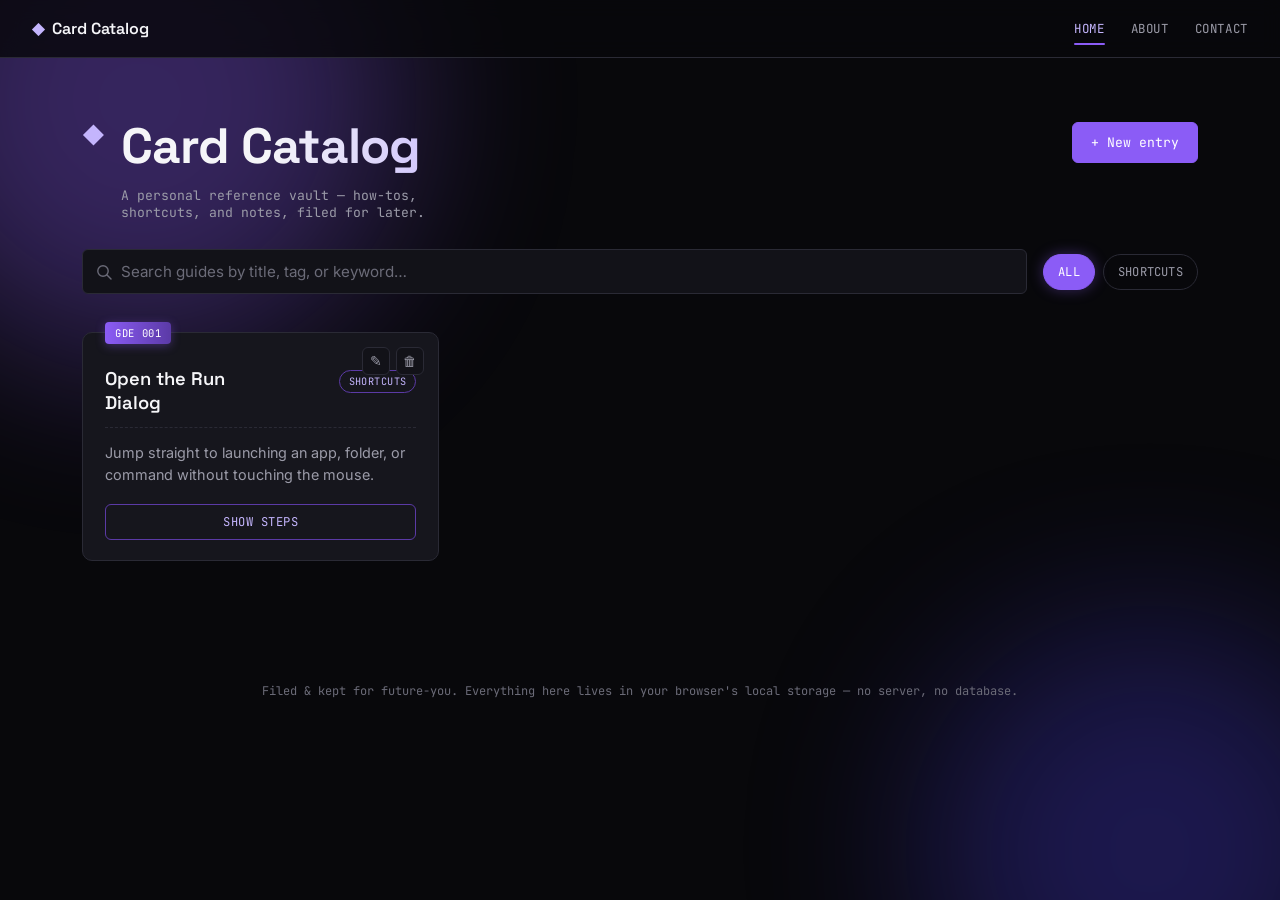
<file: index.html>
<!DOCTYPE html>
<html lang="en">
<head>
<meta charset="UTF-8">
<meta name="viewport" content="width=device-width, initial-scale=1.0">
<title>Card Catalog — Personal Reference Vault</title>

<link rel="preconnect" href="https://fonts.googleapis.com">
<link rel="preconnect" href="https://fonts.gstatic.com" crossorigin>
<link href="https://fonts.googleapis.com/css2?family=Space+Grotesk:wght@500;600;700&family=Inter:wght@400;500;600&family=JetBrains+Mono:wght@400;500;600&display=swap" rel="stylesheet">

<link rel="stylesheet" href="styles.css">
</head>
<body>

<div class="bg-blob blob-a" aria-hidden="true"></div>
<div class="bg-blob blob-b" aria-hidden="true"></div>

<nav class="site-nav" aria-label="Primary">
  <a href="index.html" class="nav-brand">
    <span class="brand-mark" aria-hidden="true">&#9670;</span> Card Catalog
  </a>
  <div class="nav-links">
    <a href="index.html" class="nav-link active">Home</a>
    <a href="about.html" class="nav-link">About</a>
    <a href="contact.html" class="nav-link">Contact</a>
  </div>
</nav>

<header class="site-header">
  <div class="brand">
    <span class="brand-mark" aria-hidden="true">&#9670;</span>
    <div>
      <h1>Card Catalog</h1>
      <p class="tagline">A personal reference vault — how-tos, shortcuts, and notes, filed for later.</p>
    </div>
  </div>

  <div class="header-actions">
    <button class="btn btn-primary" id="addBtn" type="button">+ New entry</button>
  </div>
</header>

<div class="toolbar">
  <div class="search-wrap">
    <svg class="search-icon" width="16" height="16" viewBox="0 0 16 16" fill="none" aria-hidden="true">
      <circle cx="7" cy="7" r="5.2" stroke="currentColor" stroke-width="1.4"/>
      <line x1="11" y1="11" x2="15" y2="15" stroke="currentColor" stroke-width="1.4" stroke-linecap="round"/>
    </svg>
    <input type="search" id="searchInput" placeholder="Search guides by title, tag, or keyword…" aria-label="Search guides">
  </div>

  <div class="filters" id="filterButtons" role="group" aria-label="Filter by category">
    <!-- filter buttons are generated by script.js -->
  </div>
</div>

<main class="card-grid" id="cardGrid">
  <!-- cards are generated by script.js from stored data -->
</main>

<p class="empty-state" id="emptyState" hidden>No entries match your search. Try a different keyword or filter.</p>

<!-- ADD / EDIT MODAL-->
<div class="modal-overlay" id="editorOverlay" hidden>
  <div class="modal-panel modal-large" role="dialog" aria-modal="true" aria-labelledby="editorTitle">
    <div class="modal-head">
      <h2 id="editorTitle">New entry</h2>
      <button class="close-btn" id="closeEditorBtn" type="button" aria-label="Close">&times;</button>
    </div>

    <form id="editorForm">
      <input type="hidden" id="editId">

      <label class="field-label" for="editTitle">Title</label>
      <input type="text" id="editTitle" class="text-input" placeholder="e.g. Open the Run Dialog" required>

      <div class="field-row">
        <div class="field-col">
          <label class="field-label" for="editCategory">Category</label>
          <input type="text" id="editCategory" class="text-input" list="categoryList" placeholder="e.g. shortcuts" required>
          <datalist id="categoryList"></datalist>
        </div>
        <div class="field-col">
          <label class="field-label" for="editTags">Tags (comma separated)</label>
          <input type="text" id="editTags" class="text-input" placeholder="windows, run, keyboard">
        </div>
      </div>

      <label class="field-label" for="editSummary">Summary</label>
      <textarea id="editSummary" class="text-input" rows="2" placeholder="One sentence describing what this guide helps you do." required></textarea>

      <label class="field-label">Steps</label>
      <div id="stepsEditor" class="steps-editor"></div>
      <button type="button" class="btn btn-outline btn-small" id="addStepBtn">+ Add step</button>

      <label class="field-label" for="editNote">Note (optional)</label>
      <textarea id="editNote" class="text-input" rows="2" placeholder="Optional extra tip or note."></textarea>

      <div class="form-actions">
        <button type="button" class="btn btn-ghost" id="cancelEditorBtn">Cancel</button>
        <button type="submit" class="btn btn-primary">Save entry</button>
      </div>
    </form>
  </div>
</div>

<div class="toast" id="toast" hidden></div>

<footer class="site-footer">
  <p>Filed &amp; kept for future-you. Everything here lives in your browser's local storage — no server, no database.</p>
</footer>

<script src="script.js"></script>
</body>
</html>
</file>
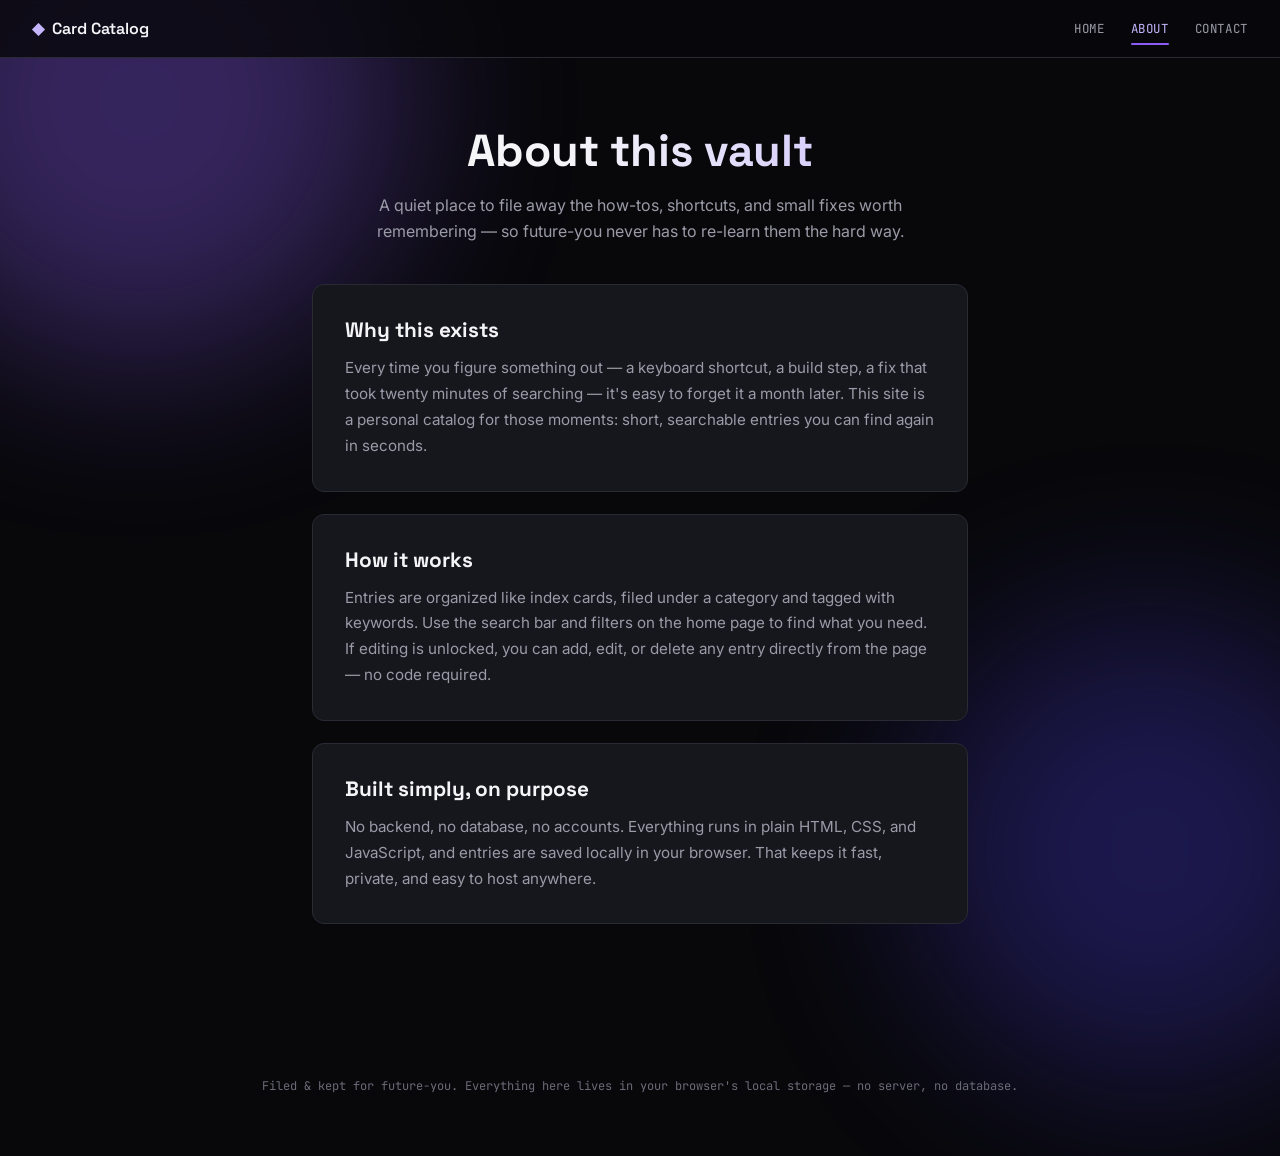
<file: about.html>
<!DOCTYPE html>
<html lang="en">
<head>
<meta charset="UTF-8">
<meta name="viewport" content="width=device-width, initial-scale=1.0">
<title>About — Card Catalog</title>

<link rel="preconnect" href="https://fonts.googleapis.com">
<link rel="preconnect" href="https://fonts.gstatic.com" crossorigin>
<link href="https://fonts.googleapis.com/css2?family=Space+Grotesk:wght@500;600;700&family=Inter:wght@400;500;600&family=JetBrains+Mono:wght@400;500;600&display=swap" rel="stylesheet">

<link rel="stylesheet" href="styles.css">
</head>
<body>

<div class="bg-blob blob-a" aria-hidden="true"></div>
<div class="bg-blob blob-b" aria-hidden="true"></div>

<nav class="site-nav" aria-label="Primary">
  <a href="index.html" class="nav-brand">
    <span class="brand-mark" aria-hidden="true">&#9670;</span> Card Catalog
  </a>
  <div class="nav-links">
    <a href="index.html" class="nav-link">Home</a>
    <a href="about.html" class="nav-link active">About</a>
    <a href="contact.html" class="nav-link">Contact</a>
  </div>
</nav>

<section class="page-hero">
  <h1>About this vault</h1>
  <p>A quiet place to file away the how-tos, shortcuts, and small fixes worth remembering — so future-you never has to re-learn them the hard way.</p>
</section>

<section class="page-content">

  <!-- Edit the text below to make this page your own -->
  <article class="content-card">
    <h2>Why this exists</h2>
    <p>Every time you figure something out — a keyboard shortcut, a build step, a fix that took twenty minutes of searching — it's easy to forget it a month later. This site is a personal catalog for those moments: short, searchable entries you can find again in seconds.</p>
  </article>

  <article class="content-card">
    <h2>How it works</h2>
    <p>Entries are organized like index cards, filed under a category and tagged with keywords. Use the search bar and filters on the home page to find what you need. If editing is unlocked, you can add, edit, or delete any entry directly from the page — no code required.</p>
  </article>

  <article class="content-card">
    <h2>Built simply, on purpose</h2>
    <p>No backend, no database, no accounts. Everything runs in plain HTML, CSS, and JavaScript, and entries are saved locally in your browser. That keeps it fast, private, and easy to host anywhere.</p>
  </article>

</section>

<footer class="site-footer">
  <p>Filed &amp; kept for future-you. Everything here lives in your browser's local storage — no server, no database.</p>
</footer>

</body>
</html>
</file>
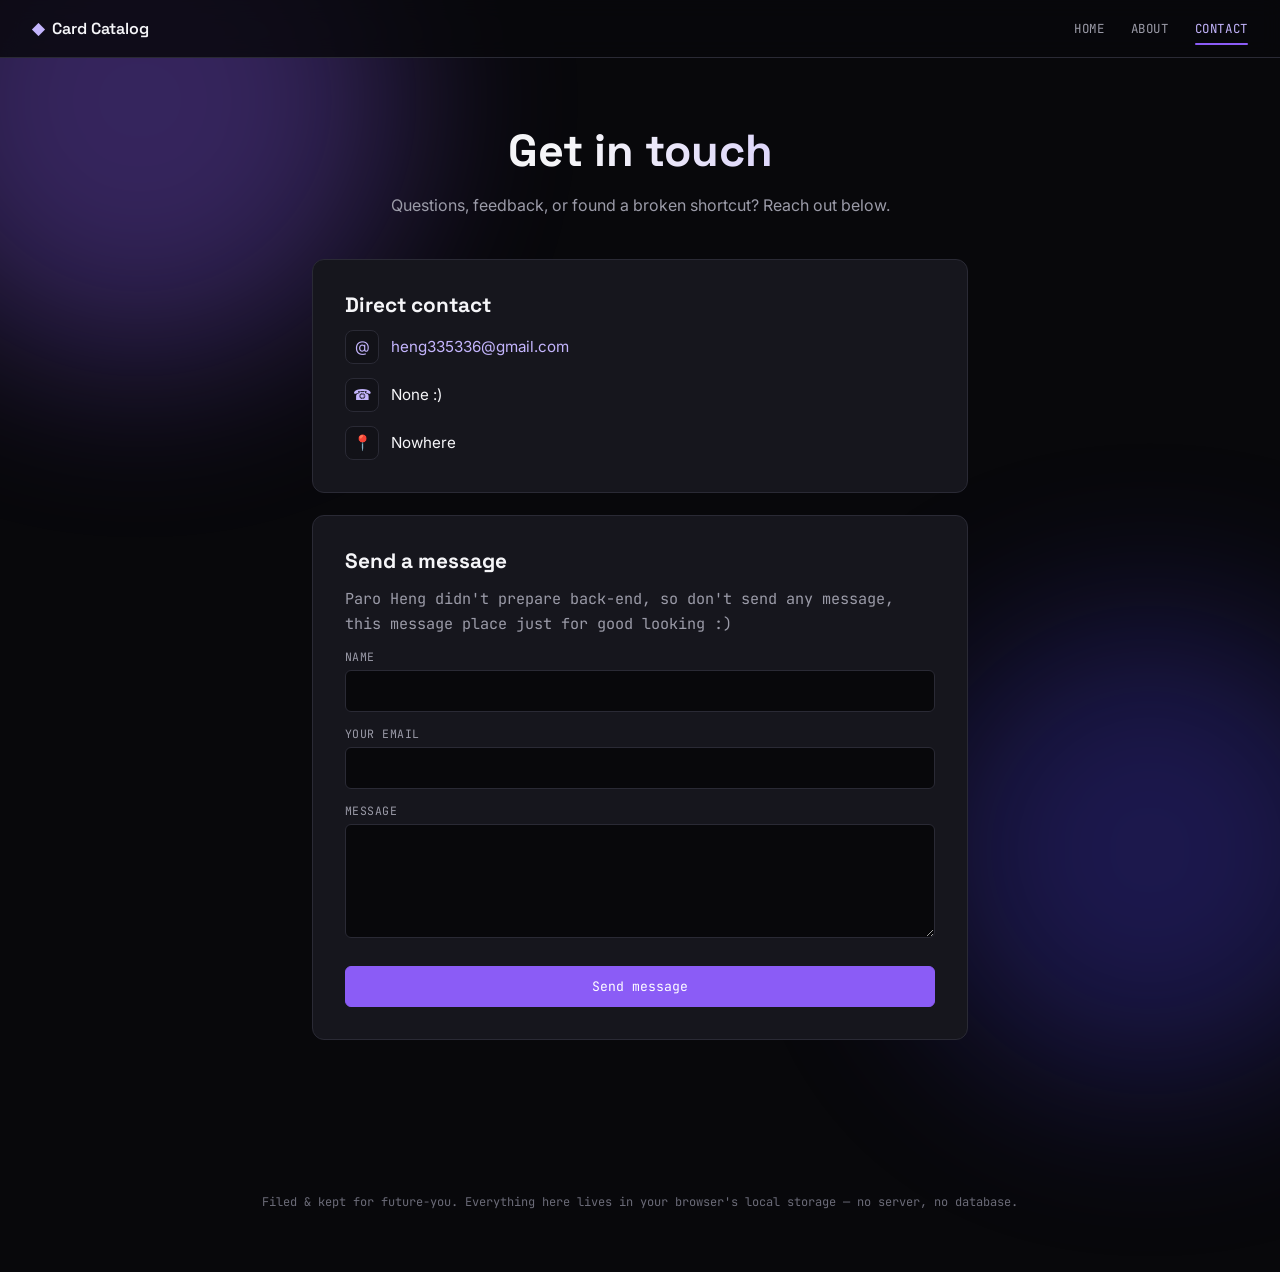
<file: contact.html>
<!DOCTYPE html>
<html lang="en">
<head>
<meta charset="UTF-8">
<meta name="viewport" content="width=device-width, initial-scale=1.0">
<title>Contact — Card Catalog</title>

<link rel="preconnect" href="https://fonts.googleapis.com">
<link rel="preconnect" href="https://fonts.gstatic.com" crossorigin>
<link href="https://fonts.googleapis.com/css2?family=Space+Grotesk:wght@500;600;700&family=Inter:wght@400;500;600&family=JetBrains+Mono:wght@400;500;600&display=swap" rel="stylesheet">

<link rel="stylesheet" href="styles.css">
</head>
<body>

<div class="bg-blob blob-a" aria-hidden="true"></div>
<div class="bg-blob blob-b" aria-hidden="true"></div>

<nav class="site-nav" aria-label="Primary">
  <a href="index.html" class="nav-brand">
    <span class="brand-mark" aria-hidden="true">&#9670;</span> Card Catalog
  </a>
  <div class="nav-links">
    <a href="index.html" class="nav-link">Home</a>
    <a href="about.html" class="nav-link">About</a>
    <a href="contact.html" class="nav-link active">Contact</a>
  </div>
</nav>

<section class="page-hero">
  <h1>Get in touch</h1>
  <p>Questions, feedback, or found a broken shortcut? Reach out below.</p>
</section>

<section class="page-content">

  <article class="content-card">
    <h2>Direct contact</h2>
    <!-- Replace with your real details -->
    <ul class="contact-list">
      <li><span class="contact-icon">@</span> <a href="mailto:you@example.com">heng335336@gmail.com</a></li>
      <li><span class="contact-icon">&#9742;</span> None :)</li>
      <li><span class="contact-icon">&#128205;</span> Nowhere</li>
    </ul>
  </article>

  <article class="content-card">
    <h2>Send a message</h2>
    <p class="form-note">
      Paro Heng didn't prepare back-end, so don't send any message, this message place just for good looking :)
    </p>

    <form class="contact-form" action="mailto:you@example.com" method="post" enctype="text/plain">
      <label class="field-label" for="contactName">Name</label>
      <input type="text" id="contactName" name="Name" class="text-input" required>

      <label class="field-label" for="contactEmail">Your email</label>
      <input type="email" id="contactEmail" name="Email" class="text-input" required>

      <label class="field-label" for="contactMessage">Message</label>
      <textarea id="contactMessage" name="Message" class="text-input" rows="5" required></textarea>

      <button type="submit" class="btn btn-primary btn-block">Send message</button>
    </form>
  </article>

</section>

<footer class="site-footer">
  <p>Filed &amp; kept for future-you. Everything here lives in your browser's local storage — no server, no database.</p>
</footer>

</body>
</html>
</file>
<file: styles.css>
/* card */
:root {
  --bg: #08080B;
  --bg-elevated: #121218;
  --card-bg: #16161D;
  --card-bg-hover: #1B1B24;
  --border: #2A2A35;
  --border-hover: #4C3B7A;

  --purple: #8B5CF6;
  --purple-light: #C4B5FD;
  --purple-dark: #5B3AA6;
  --purple-glow: rgba(139, 92, 246, 0.35);

  --white: #F5F5F8;
  --muted: #9B9BA8;
  --muted-2: #6B6B78;
  --danger: #F0567A;

  --font-display: "Space Grotesk", sans-serif;
  --font-body: "Inter", sans-serif;
  --font-mono: "JetBrains Mono", monospace;

  --ease: cubic-bezier(0.22, 1, 0.36, 1);
}

* { box-sizing: border-box; }
html { scroll-behavior: smooth; }

@media (prefers-reduced-motion: reduce) {
  html { scroll-behavior: auto; }
  * { animation-duration: 0.001ms !important; transition-duration: 0.001ms !important; }
}

body {
  margin: 0;
  background: var(--bg);
  color: var(--white);
  font-family: var(--font-body);
  min-height: 100vh;
  position: relative;
  overflow-x: hidden;
}

:focus-visible { outline: 2px solid var(--purple-light); outline-offset: 2px; }

/* Ambient background blobs */
.bg-blob {
  position: fixed;
  border-radius: 50%;
  filter: blur(90px);
  z-index: 0;
  pointer-events: none;
  opacity: 0.35;
}
.blob-a {
  width: 520px; height: 520px;
  background: var(--purple);
  top: -160px; left: -120px;
  animation: drift-a 22s ease-in-out infinite alternate;
}
.blob-b {
  width: 460px; height: 460px;
  background: #4338CA;
  bottom: -180px; right: -100px;
  animation: drift-b 26s ease-in-out infinite alternate;
}
@keyframes drift-a {
  from { transform: translate(0, 0) scale(1); }
  to { transform: translate(60px, 40px) scale(1.1); }
}
@keyframes drift-b {
  from { transform: translate(0, 0) scale(1); }
  to { transform: translate(-50px, -30px) scale(1.15); }
}

/*
   Nav
 */
.site-nav {
  position: sticky; top: 0; z-index: 5;
  display: flex; align-items: center; justify-content: space-between;
  padding: 16px 32px;
  background: rgba(8, 8, 11, 0.82);
  backdrop-filter: blur(10px);
  border-bottom: 1px solid var(--border);
  flex-wrap: wrap; gap: 12px;
}
.nav-brand {
  display: flex; align-items: center; gap: 8px;
  font-family: var(--font-display); font-weight: 600; font-size: 1rem;
  color: var(--white); text-decoration: none;
}
.nav-brand .brand-mark { margin-top: 0; font-size: 16px; }
.nav-links { display: flex; gap: 26px; flex-wrap: wrap; }
.nav-link {
  font-family: var(--font-mono); font-size: 0.78rem; text-transform: uppercase;
  letter-spacing: 0.05em; color: var(--muted); text-decoration: none;
  position: relative; padding: 4px 0; transition: color 0.15s var(--ease);
}
.nav-link:hover { color: var(--white); }
.nav-link.active { color: var(--purple-light); }
.nav-link.active::after {
  content: ""; position: absolute; left: 0; right: 0; bottom: -4px;
  height: 2px; background: var(--purple); border-radius: 2px;
}

/*
   Header
*/
.site-header {
  position: relative; z-index: 1;
  max-width: 1180px; margin: 0 auto;
  padding: 56px 32px 28px;
  display: flex; align-items: flex-start; justify-content: space-between;
  gap: 24px; flex-wrap: wrap;
}
.brand { display: flex; gap: 16px; align-items: flex-start; }
.brand-mark {
  color: var(--purple-light); font-size: 22px; line-height: 1; margin-top: 10px;
  animation: pulse-glow 3s ease-in-out infinite;
}
@keyframes pulse-glow {
  0%, 100% { text-shadow: 0 0 8px var(--purple-glow); }
  50% { text-shadow: 0 0 18px var(--purple-glow); }
}
.site-header h1 {
  font-family: var(--font-display); font-weight: 700;
  font-size: clamp(2.2rem, 4vw, 3.1rem);
  color: var(--white); margin: 0; letter-spacing: -0.02em;
  background: linear-gradient(90deg, var(--white) 40%, var(--purple-light));
  -webkit-background-clip: text; background-clip: text; color: transparent;
}
.tagline {
  font-family: var(--font-mono); font-size: 0.82rem; color: var(--muted);
  margin: 10px 0 0; max-width: 46ch;
}
.header-actions { display: flex; gap: 10px; flex-wrap: wrap; margin-top: 8px; }

/* Buttons */
.btn {
  font-family: var(--font-mono); font-size: 0.82rem;
  border-radius: 6px; padding: 11px 18px; cursor: pointer;
  transition: transform 0.15s var(--ease), box-shadow 0.15s var(--ease), background 0.15s var(--ease), border-color 0.15s var(--ease);
  border: 1px solid transparent; white-space: nowrap;
}
.btn:active { transform: scale(0.96); }
.btn-primary {
  background: var(--purple); color: #fff; border-color: var(--purple);
}
.btn-primary:hover { background: var(--purple-dark); box-shadow: 0 0 20px var(--purple-glow); }
.btn-outline {
  background: transparent; color: var(--purple-light); border-color: var(--purple-dark);
}
.btn-outline:hover { border-color: var(--purple-light); box-shadow: 0 0 14px var(--purple-glow); }
.btn-ghost {
  background: transparent; color: var(--muted); border-color: var(--border);
}
.btn-ghost:hover { color: var(--white); border-color: var(--muted-2); }
.btn-small { padding: 7px 12px; font-size: 0.74rem; }
.btn-block { width: 100%; margin-top: 14px; }

/* 
   Toolbar
 */
.toolbar {
  position: relative; z-index: 1;
  max-width: 1180px; margin: 0 auto; padding: 0 32px 28px;
  display: flex; flex-wrap: wrap; gap: 16px; align-items: center; justify-content: space-between;
}
.search-wrap { position: relative; flex: 1 1 260px; min-width: 220px; }
.search-icon { position: absolute; left: 14px; top: 50%; transform: translateY(-50%); color: var(--muted-2); }
#searchInput {
  width: 100%; font-family: var(--font-body); font-size: 0.95rem;
  background: var(--bg-elevated); border: 1px solid var(--border); color: var(--white);
  border-radius: 6px; padding: 12px 14px 12px 38px;
  transition: border-color 0.15s var(--ease), box-shadow 0.15s var(--ease);
}
#searchInput:focus { border-color: var(--purple); box-shadow: 0 0 0 3px var(--purple-glow); outline: none; }
#searchInput::placeholder { color: var(--muted-2); }

.filters { display: flex; flex-wrap: wrap; gap: 8px; }
.filter-btn {
  font-family: var(--font-mono); font-size: 0.76rem; letter-spacing: 0.02em; text-transform: uppercase;
  background: transparent; border: 1px solid var(--border); color: var(--muted);
  padding: 9px 14px; border-radius: 999px; cursor: pointer; transition: all 0.15s var(--ease);
}
.filter-btn:hover { border-color: var(--purple); color: var(--white); }
.filter-btn.active { background: var(--purple); color: #fff; border-color: var(--purple); box-shadow: 0 0 14px var(--purple-glow); }

/*
   Card grid
*/
.card-grid {
  position: relative; z-index: 1;
  max-width: 1180px; margin: 0 auto; padding: 10px 32px 80px;
  display: grid; grid-template-columns: repeat(auto-fill, minmax(300px, 1fr));
  gap: 22px; align-items: start;
}

.guide-card {
  position: relative;
  background: var(--card-bg);
  border: 1px solid var(--border);
  border-radius: 10px;
  padding: 26px 22px 20px;
  transition: transform 0.25s var(--ease), box-shadow 0.25s var(--ease), border-color 0.25s var(--ease), background 0.25s var(--ease);
  opacity: 0; transform: translateY(16px);
  animation: card-in 0.5s var(--ease) forwards;
}
@keyframes card-in {
  to { opacity: 1; transform: translateY(0); }
}
.guide-card:hover {
  transform: translateY(-4px);
  border-color: var(--border-hover);
  background: var(--card-bg-hover);
  box-shadow: 0 16px 40px -16px var(--purple-glow), 0 0 0 1px var(--purple-dark) inset;
}

.card-tab {
  position: absolute; top: -11px; left: 22px;
  background: linear-gradient(90deg, var(--purple), var(--purple-dark));
  color: #fff; font-family: var(--font-mono); font-size: 0.66rem; letter-spacing: 0.06em;
  padding: 4px 10px; border-radius: 4px; box-shadow: 0 2px 10px var(--purple-glow);
}

.card-controls {
  position: absolute; top: 14px; right: 14px;
  display: none; gap: 6px;
}
body.edit-mode .card-controls { display: flex; }
.icon-btn {
  width: 28px; height: 28px; border-radius: 6px;
  background: var(--bg-elevated); border: 1px solid var(--border); color: var(--muted);
  cursor: pointer; display: flex; align-items: center; justify-content: center;
  font-size: 0.85rem; transition: all 0.15s var(--ease);
}
.icon-btn:hover { color: var(--white); border-color: var(--purple); }
.icon-btn.danger:hover { color: var(--danger); border-color: var(--danger); }

.card-head {
  display: flex; align-items: flex-start; justify-content: space-between; gap: 10px;
  margin-top: 8px; padding-bottom: 12px; border-bottom: 1px dashed var(--border);
}
.card-head h2 {
  font-family: var(--font-display); font-weight: 600; font-size: 1.15rem; line-height: 1.3;
  margin: 0; color: var(--white); padding-right: 50px;
}
.card-cat {
  flex-shrink: 0; font-family: var(--font-mono); font-size: 0.64rem; text-transform: uppercase;
  letter-spacing: 0.04em; color: var(--purple-light); border: 1px solid var(--purple-dark);
  border-radius: 999px; padding: 4px 9px; margin-top: 3px; white-space: nowrap;
}

.card-summary { font-size: 0.9rem; color: var(--muted); line-height: 1.55; margin: 14px 0 0; }

.card-steps {
  margin-top: 0; padding-top: 0; border-top: 1px dashed transparent;
  max-height: 0; overflow: hidden; opacity: 0;
  transition: max-height 0.35s var(--ease), opacity 0.3s var(--ease), margin-top 0.35s var(--ease), padding-top 0.35s var(--ease), border-color 0.35s var(--ease);
}
.guide-card.expanded .card-steps {
  max-height: 600px; opacity: 1; margin-top: 16px; padding-top: 14px; border-top-color: var(--border);
}

.card-steps ol { list-style: none; margin: 0; padding: 0; display: flex; flex-direction: column; gap: 10px; }
.card-steps li { display: flex; gap: 12px; align-items: baseline; font-size: 0.9rem; line-height: 1.5; color: var(--white); }
.step-num {
  flex-shrink: 0; font-family: var(--font-mono); font-size: 0.7rem; color: #fff;
  background: var(--purple-dark); width: 20px; height: 20px; border-radius: 50%;
  display: inline-flex; align-items: center; justify-content: center; margin-top: 2px;
}

kbd {
  font-family: var(--font-mono); font-size: 0.8rem; background: var(--bg-elevated);
  border: 1px solid var(--border); border-bottom-width: 2px; border-radius: 4px;
  padding: 2px 7px; color: var(--white);
}
code {
  font-family: var(--font-mono); font-size: 0.85em; background: rgba(139, 92, 246, 0.12);
  color: var(--purple-light); padding: 1px 6px; border-radius: 3px;
}
.card-note { margin: 14px 0 0; font-size: 0.8rem; color: var(--muted-2); font-style: italic; }

.card-toggle {
  margin-top: 16px; width: 100%; font-family: var(--font-mono); font-size: 0.76rem;
  text-transform: uppercase; letter-spacing: 0.04em; background: transparent;
  border: 1px solid var(--purple-dark); color: var(--purple-light); padding: 9px; border-radius: 6px;
  cursor: pointer; transition: background 0.15s var(--ease), color 0.15s var(--ease), box-shadow 0.15s var(--ease);
}
.card-toggle:hover { background: var(--purple); color: #fff; box-shadow: 0 0 14px var(--purple-glow); }

.empty-state {
  position: relative; z-index: 1;
  text-align: center; font-family: var(--font-mono); font-size: 0.9rem; color: var(--muted);
  padding: 60px 20px;
}

/*
   Modals
*/
.modal-overlay {
  position: fixed; inset: 0; z-index: 20;
  background: rgba(4, 4, 6, 0.75); backdrop-filter: blur(3px);
  display: flex; align-items: center; justify-content: center; padding: 24px;
  animation: fade-in 0.2s var(--ease);
}
.modal-overlay[hidden] { display: none !important; }
@keyframes fade-in { from { opacity: 0; } to { opacity: 1; } }

.modal-panel {
  background: var(--bg-elevated); border: 1px solid var(--border); border-radius: 12px;
  width: 100%; max-height: 88vh; overflow-y: auto; padding: 26px 26px 24px;
  box-shadow: 0 30px 80px -20px rgba(0,0,0,0.7), 0 0 0 1px var(--purple-dark) inset;
  animation: pop-in 0.25s var(--ease);
}
@keyframes pop-in { from { opacity: 0; transform: scale(0.94) translateY(8px); } to { opacity: 1; transform: scale(1) translateY(0); } }
.modal-small { max-width: 380px; }
.modal-large { max-width: 560px; }

.modal-head { display: flex; align-items: center; justify-content: space-between; }
.modal-head h2 { font-family: var(--font-display); font-size: 1.3rem; margin: 0; color: var(--white); }
.close-btn { background: transparent; border: none; font-size: 1.6rem; line-height: 1; color: var(--muted); cursor: pointer; padding: 4px 8px; }
.close-btn:hover { color: var(--white); }

.modal-help { font-size: 0.85rem; color: var(--muted); line-height: 1.5; margin: 12px 0 16px; }

.text-input {
  width: 100%; font-family: var(--font-body); font-size: 0.92rem;
  background: var(--bg); border: 1px solid var(--border); color: var(--white);
  border-radius: 6px; padding: 11px 12px; margin: 6px 0 14px; resize: vertical;
  transition: border-color 0.15s var(--ease), box-shadow 0.15s var(--ease);
}
.text-input:focus { border-color: var(--purple); box-shadow: 0 0 0 3px var(--purple-glow); outline: none; }

.field-label { font-family: var(--font-mono); font-size: 0.72rem; text-transform: uppercase; letter-spacing: 0.04em; color: var(--muted); }
.field-row { display: flex; gap: 14px; }
.field-col { flex: 1; }
.field-error { color: var(--danger); font-size: 0.8rem; margin: -8px 0 12px; }

.steps-editor { display: flex; flex-direction: column; gap: 8px; margin: 8px 0 12px; }
.step-row { display: flex; gap: 8px; align-items: center; }
.step-row .text-input { margin: 0; flex: 1; }
.step-remove {
  flex-shrink: 0; width: 32px; height: 32px; border-radius: 6px;
  background: var(--bg); border: 1px solid var(--border); color: var(--muted);
  cursor: pointer; font-size: 1rem; transition: all 0.15s var(--ease);
}
.step-remove:hover { color: var(--danger); border-color: var(--danger); }

.form-actions { display: flex; justify-content: flex-end; gap: 10px; margin-top: 8px; }

/*
   Toast
*/
.toast {
  position: fixed; bottom: 26px; left: 50%; transform: translateX(-50%);
  background: var(--bg-elevated); border: 1px solid var(--purple-dark); color: var(--white);
  font-family: var(--font-mono); font-size: 0.82rem; padding: 12px 20px; border-radius: 8px;
  box-shadow: 0 10px 30px -10px var(--purple-glow); z-index: 30;
  animation: toast-in 0.3s var(--ease);
}
.toast[hidden] { display: none; }
@keyframes toast-in { from { opacity: 0; transform: translate(-50%, 10px); } to { opacity: 1; transform: translate(-50%, 0); } }

/*
   Simple content pages (About / Contact)
*/
.page-hero {
  position: relative; z-index: 1;
  max-width: 780px; margin: 0 auto; padding: 64px 32px 10px; text-align: center;
}
.page-hero h1 {
  font-family: var(--font-display); font-weight: 700;
  font-size: clamp(2rem, 4vw, 2.8rem); margin: 0 0 14px;
  background: linear-gradient(90deg, var(--white) 40%, var(--purple-light));
  -webkit-background-clip: text; background-clip: text; color: transparent;
}
.page-hero p { color: var(--muted); font-size: 1rem; line-height: 1.6; margin: 0 auto; max-width: 56ch; }

.page-content {
  position: relative; z-index: 1;
  max-width: 720px; margin: 0 auto; padding: 30px 32px 90px;
}
.content-card {
  background: var(--card-bg); border: 1px solid var(--border); border-radius: 12px;
  padding: 32px; margin-bottom: 22px;
  animation: card-in 0.5s var(--ease) forwards; opacity: 0; transform: translateY(16px);
}
.content-card h2 {
  font-family: var(--font-display); font-size: 1.3rem; margin: 0 0 12px; color: var(--white);
}
.content-card p { color: var(--muted); line-height: 1.7; font-size: 0.95rem; margin: 0 0 12px; }
.content-card p:last-child { margin-bottom: 0; }

.contact-list { list-style: none; padding: 0; margin: 0; display: flex; flex-direction: column; gap: 14px; }
.contact-list li { display: flex; gap: 12px; align-items: center; color: var(--white); font-size: 0.95rem; }
.contact-list .contact-icon {
  width: 34px; height: 34px; border-radius: 8px; background: var(--bg-elevated);
  border: 1px solid var(--border); display: flex; align-items: center; justify-content: center;
  color: var(--purple-light); flex-shrink: 0;
}
.contact-list a { color: var(--purple-light); text-decoration: none; }
.contact-list a:hover { text-decoration: underline; }

.contact-form { display: flex; flex-direction: column; }
.form-note {
  font-family: var(--font-mono); font-size: 0.76rem; color: var(--muted-2);
  margin: -6px 0 16px; line-height: 1.5;
}

/* 
   Footer
*/
.site-footer {
  position: relative; z-index: 1; text-align: center; padding: 30px 20px 50px;
  font-family: var(--font-mono); font-size: 0.75rem; color: var(--muted-2);
}
.site-footer code { background: transparent; color: var(--muted); padding: 0; }

/* 
   Responsive
 */
@media (max-width: 560px) {
  .site-header { padding: 40px 20px 20px; }
  .toolbar { padding: 0 20px 20px; }
  .card-grid { padding: 10px 20px 60px; grid-template-columns: 1fr; }
  .header-actions { width: 100%; }
  .header-actions .btn { flex: 1; }
  .field-row { flex-direction: column; gap: 0; }
}
</file>
